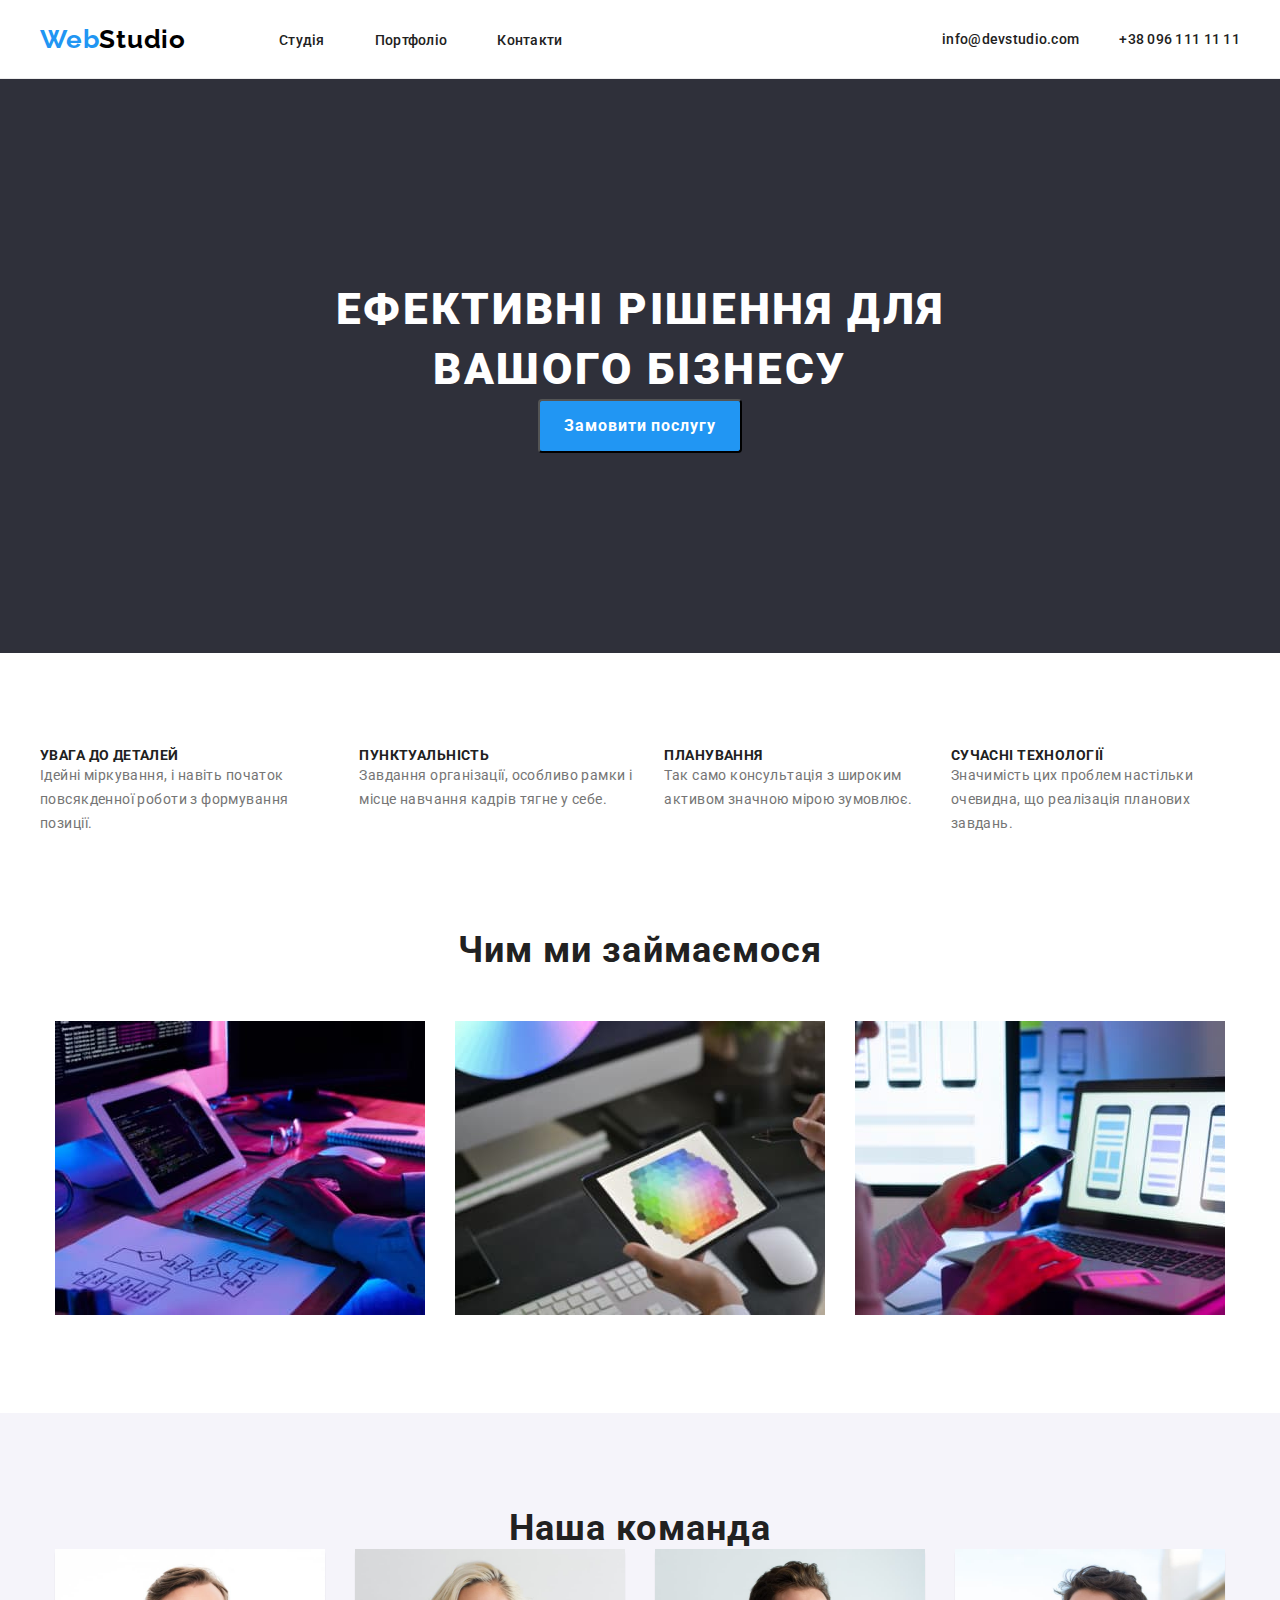
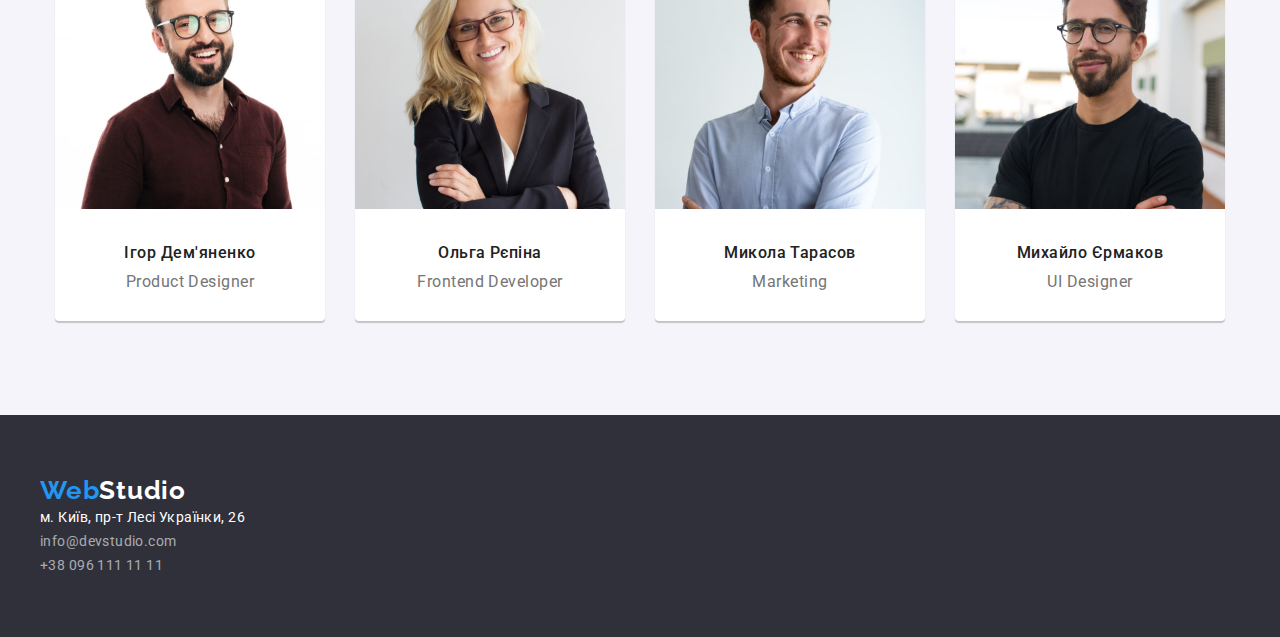
<file: index.html>
<!DOCTYPE html>
<html lang="en">
  <head>
    <meta charset="UTF-8" />
    <meta name="viewport" content="width=device-width, initial-scale=1.0" />
    <link rel="stylesheet" href="./css/style.css" />
    <link rel="preconnect" href="https://fonts.googleapis.com" />
    <link rel="preconnect" href="https://fonts.gstatic.com" crossorigin />
    <link
      href="https://fonts.googleapis.com/css2?family=Open+Sans:ital,wght@0,300..800;1,300..800&family=Raleway:ital,wght@0,100..900;1,100..900&family=Roboto:ital,wght@0,100;0,300;0,400;0,500;0,700;0,900;1,100;1,300;1,400;1,500;1,700;1,900&display=swap"
      rel="stylesheet"
    />
    <link
      href="https://fonts.googleapis.com/css2?family=Raleway:ital,wght@0,100..900;1,100..900&display=swap"
      rel="stylesheet"
    />
    <link
      rel="stylesheet"
      href="https://cdnjs.cloudflare.com/ajax/libs/modern-normalize/2.0.0/modern-normalize.min.css"
      integrity="sha512-4xo8blKMVCiXpTaLzQSLSw3KFOVPWhm/TRtuPVc4WG6kUgjH6J03IBuG7JZPkcWMxJ5huwaBpOpnwYElP/m6wg=="
      crossorigin="anonymous"
      referrerpolicy="no-referrer"
    />
    <title>Головна</title>
  </head>
  <body>
    <header class="header">
      <div class="header-container container">
        <a class="header-title link" href="./index.html"
          ><span class="bluepart">Web</span>Studio</a
        >
        <nav class="nav">
          <ul class="header-list">
            <li><a class="header-link link" href="#">Студія</a></li>
            <li>
              <a class="header-link link" href="./portfolio.html">Портфоліо</a>
            </li>
            <li><a class="header-link link" href="#">Контакти</a></li>
          </ul>
        </nav>
        <a class="header-link link" href="mailto:info@devstudio.com"
          >info@devstudio.com</a
        >
        <a class="header-link link" href="tel:+380961111111"
          >+38 096 111 11 11</a
        >
      </div>
    </header>
    <main>
      <section class="hero">
        <div class="hero-container container">
          <h1 class="hero-title">Ефективні рішення для вашого бізнесу</h1>
          <button type="button" class="hero-link link">
            <a href="#" target="_blank" rel="noopener noreferrer"
              >Замовити послугу</a
            >
          </button>
        </div>
      </section>

      <section class="about">
        <h2 hidden>Про нас</h2>
        <div class="container about-container">
          <ul class="about-list">
            <li class="about-item">
              <h3 class="about-item-title">УВАГА ДО ДЕТАЛЕЙ</h3>
              <p class="about-item-text">
                Ідейні міркування, і навіть початок повсякденної роботи з
                формування позиції.
              </p>
            </li>
            <li class="about-item">
              <h3 class="about-item-title">ПУНКТУАЛЬНІСТЬ</h3>
              <p class="about-item-text">
                Завдання організації, особливо рамки і місце навчання кадрів
                тягне у себе.
              </p>
            </li>
            <li class="about-item">
              <h3 class="about-item-title">ПЛАНУВАННЯ</h3>
              <p class="about-item-text">
                Так само консультація з широким активом значною мірою зумовлює.
              </p>
            </li>
            <li class="about-item">
              <h3 class="about-item-title">СУЧАСНІ ТЕХНОЛОГІЇ</h3>
              <p class="about-item-text">
                Значимість цих проблем настільки очевидна, що реалізація
                планових завдань.
              </p>
            </li>
          </ul>
        </div>
      </section>

      <section class="gallery">
        <h2 class="gallery-title">Чим ми займаємося</h2>
        <ul class="gallery-list">
          <li class="gallery-item">
            <img src="./imeges/img.jpg" width="370" height="294" alt="img1" />
          </li>
          <li class="gallery-item">
            <img src="./imeges/img2.jpg" width="370" height="294" alt="img2" />
          </li>
          <li class="gallery-item">
            <img src="./imeges/img3.jpg" width="370" height="294" alt="img3" />
          </li>
        </ul>
      </section>

      <section class="team">
        <h2 class="team-title">Наша команда</h2>
        <ul class="team-list">
          <li class="team-item">
            <img
              src="./imeges/prog1.jpg"
              width="270"
              height="260"
              alt="prog1"
            />
            <h3 class="team-item-title">Ігор Дем'яненко</h3>
            <p class="team-item-text">Product Designer</p>
          </li>
          <li class="team-item">
            <img
              src="./imeges/prog2.jpg"
              width="270"
              height="260"
              alt="prog2"
            />
            <h3 class="team-item-title">Ольга Рєпіна</h3>
            <p class="team-item-text">Frontend Developer</p>
          </li>
          <li class="team-item">
            <img
              src="./imeges/prog3.jpg"
              width="270"
              height="260"
              alt="prog3"
            />
            <h3 class="team-item-title">Микола Тарасов</h3>
            <p class="team-item-text">Marketing</p>
          </li>
          <li class="team-item">
            <img
              src="./imeges/prog4.jpg"
              width="270"
              height="260"
              alt="prog4"
            />
            <h3 class="team-item-title">Михайло Єрмаков</h3>
            <p class="team-item-text">UI Designer</p>
          </li>
        </ul>
      </section>
    </main>
    <footer class="footer">
      <div class="container footer-container">
        <a class="footer-title link" href="#"
          ><span class="bluepart">Web</span>Studio</a
        >
        <address>
          <ul class="footer-list">
            <li class="footer-item">
              <a
                class="address-link link address-link-white"
                href="https://maps.app.goo.gl/ymuCBUuVZbaut2gg9"
                target="_blank"
                rel="noopener noreferrer"
                >м. Київ, пр-т Лесі Українки, 26</a
              >
            </li>
            <li class="footer-item">
              <a class="address-link link" href="mailto:info@devstudio.com"
                >info@devstudio.com</a
              >
            </li>
            <li class="footer-item">
              <a class="address-link link" href="tel:+380961111111"
                >+38 096 111 11 11</a
              >
            </li>
          </ul>
        </address>
      </div>
    </footer>
  </body>
</html>
</file>
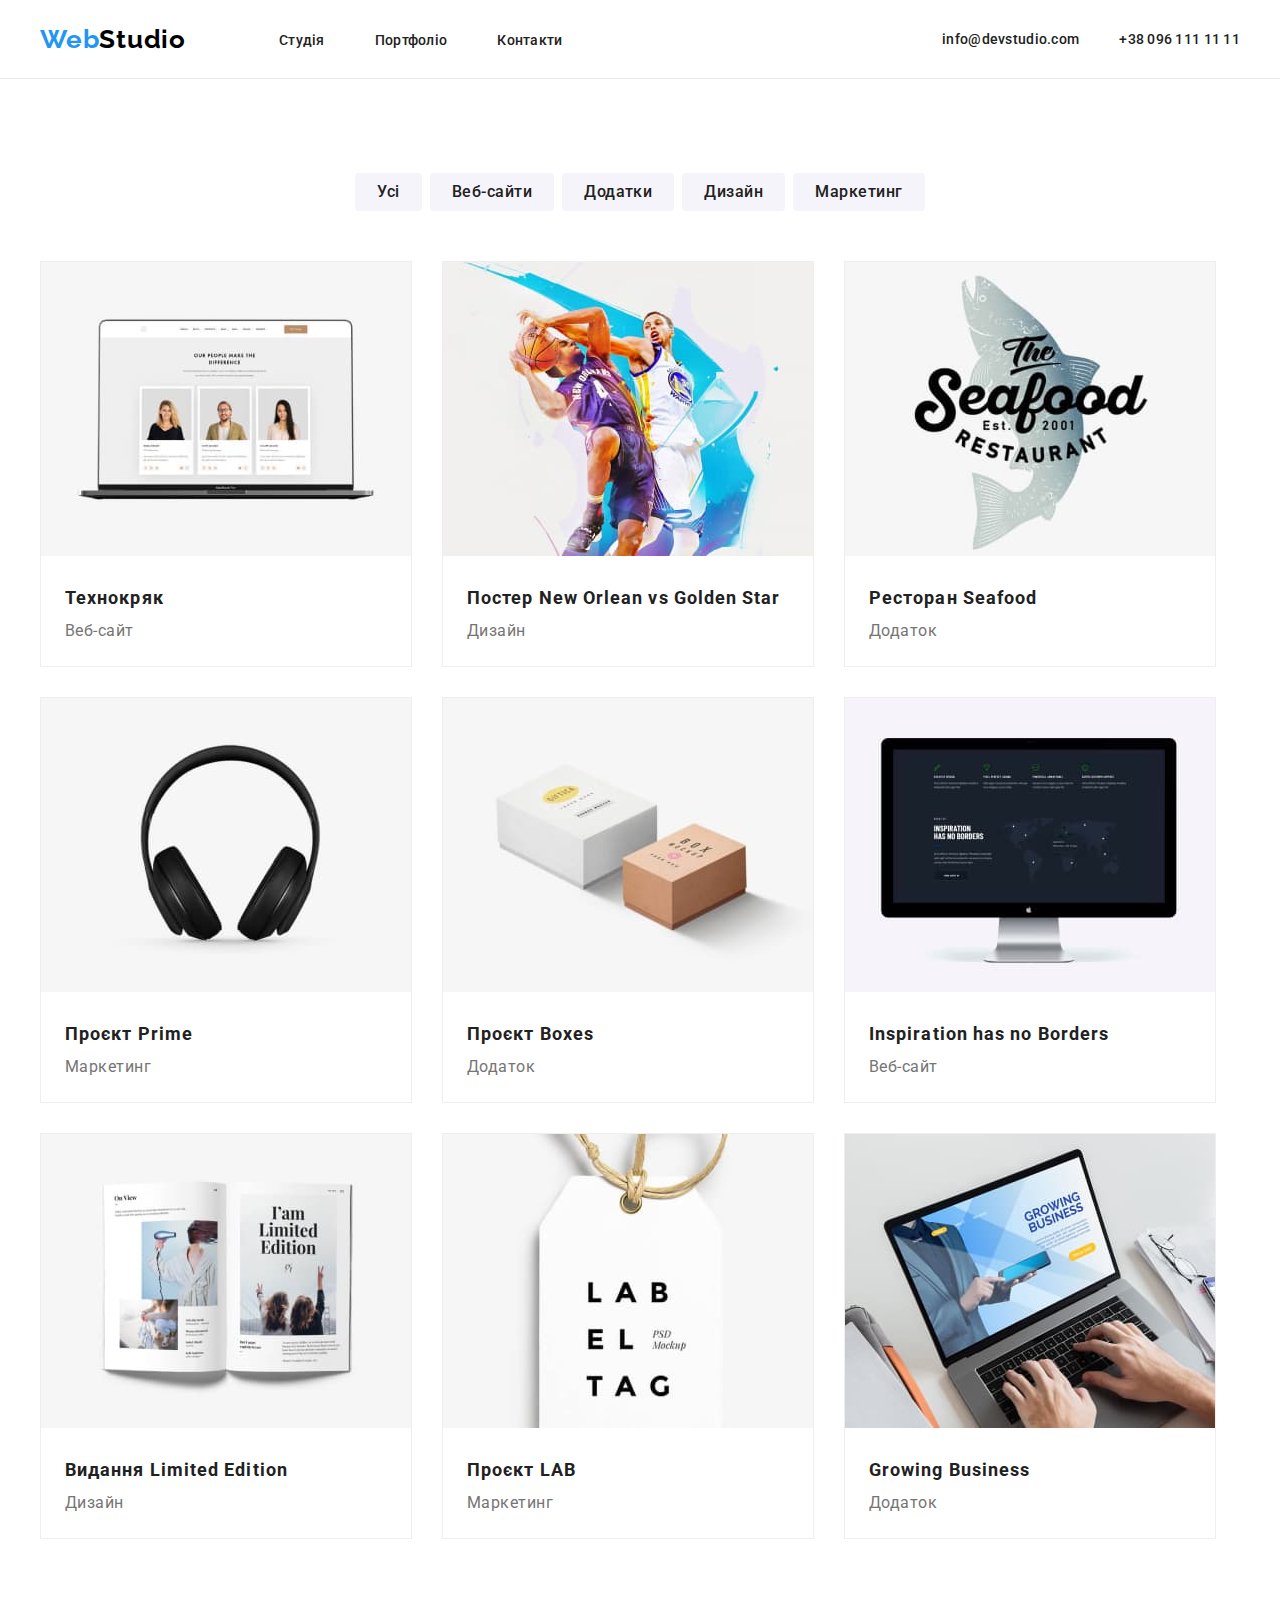
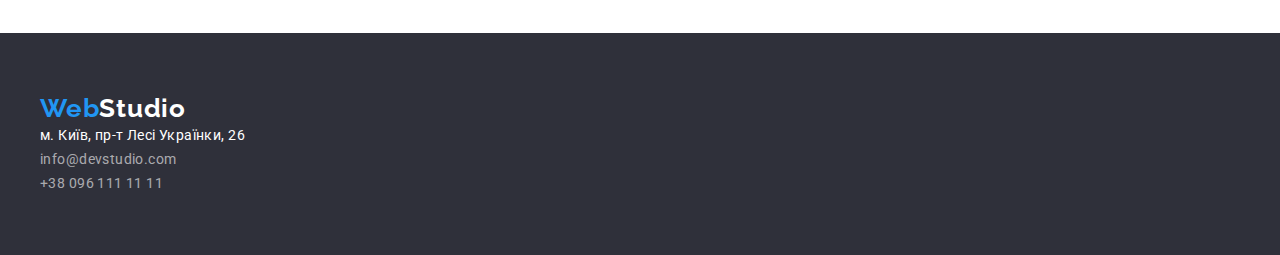
<file: portfolio.html>
<!DOCTYPE html>
<html lang="en">
  <head>
    <meta charset="UTF-8" />
    <meta name="viewport" content="width=device-width, initial-scale=1.0" />
    <link rel="stylesheet" href="./css/style.css" />
    <link rel="preconnect" href="https://fonts.googleapis.com" />
    <link rel="preconnect" href="https://fonts.gstatic.com" crossorigin />
    <link
      href="https://fonts.googleapis.com/css2?family=Open+Sans:ital,wght@0,300..800;1,300..800&family=Raleway:ital,wght@0,100..900;1,100..900&family=Roboto:ital,wght@0,100;0,300;0,400;0,500;0,700;0,900;1,100;1,300;1,400;1,500;1,700;1,900&display=swap"
      rel="stylesheet"
    />
    <link
      href="https://fonts.googleapis.com/css2?family=Raleway:ital,wght@0,100..900;1,100..900&display=swap"
      rel="stylesheet"
    />
    <title>Портфоліо</title>
  </head>
  <body>
    <header class="header">
      <div class="header-container container">
        <a class="header-title link" href="./index.html"
          ><span class="bluepart">Web</span>Studio</a
        >
        <nav class="nav">
          <ul class="header-list">
            <li><a class="header-link link" href="#">Студія</a></li>
            <li>
              <a class="header-link link" href="./portfolio.html">Портфоліо</a>
            </li>
            <li><a class="header-link link" href="#">Контакти</a></li>
          </ul>
        </nav>
        <a class="header-link link" href="mailto:info@devstudio.com"
          >info@devstudio.com</a
        >
        <a class="header-link link" href="tel:+380961111111"
          >+38 096 111 11 11</a
        >
      </div>
    </header>

    <main class="portfolio-main">
      <div class="container portfolio-buttons-container">
        <ul class="portfolio-buttons">
          <li><button class="button" type="button">Усі</button></li>
          <li><button class="button" type="button">Веб-сайти</button></li>
          <li><button class="button" type="button">Додатки</button></li>
          <li><button class="button" type="button">Дизайн</button></li>
          <li><button class="button" type="button">Маркетинг</button></li>
        </ul>
      </div>
      <section class="portfolio-gallery">
        <div class="container portfolio-container">
          <ul class="portfolio-gallery-list">
            <li class="portfolio-gallery-item">
              <img
                src="./imeges/technocrack.jpg"
                class="portfolio-gallery-img"
                alt=""
              />
              <div class="potfolio-gallery-item-content">
                <h2 class="portfolio-gallery-item-title">Технокряк</h2>
                <p class="portfolio-gallery-item-text">Веб-сайт</p>
              </div>
            </li>
            <li class="portfolio-gallery-item">
              <img
                src="./imeges/new-orleans.jpg"
                class="portfolio-gallery-img"
                alt=""
              />
              <div class="potfolio-gallery-item-content">
                <h2 class="portfolio-gallery-item-title">
                  Постер New Orlean vs Golden Star
                </h2>
                <p class="portfolio-gallery-item-text">Дизайн</p>
              </div>
            </li>
            <li class="portfolio-gallery-item">
              <img
                src="./imeges/seafood-restaurant.jpg"
                class="portfolio-gallery-img"
                alt=""
              />
              <div class="potfolio-gallery-item-content">
                <h2 class="portfolio-gallery-item-title">Ресторан Seafood</h2>
                <p class="portfolio-gallery-item-text">Додаток</p>
              </div>
            </li>
            <li class="portfolio-gallery-item">
              <img
                src="./imeges/project-prime.jpg"
                class="portfolio-gallery-img"
                alt=""
              />
              <div class="potfolio-gallery-item-content">
                <h2 class="portfolio-gallery-item-title">Проєкт Prime</h2>
                <p class="portfolio-gallery-item-text">Маркетинг</p>
              </div>
            </li>
            <li class="portfolio-gallery-item">
              <img
                src="./imeges/boxes-project.jpg"
                class="portfolio-gallery-img"
                alt=""
              />
              <div class="potfolio-gallery-item-content">
                <h2 class="portfolio-gallery-item-title">Проєкт Boxes</h2>
                <p class="portfolio-gallery-item-text">Додаток</p>
              </div>
            </li>
            <li class="portfolio-gallery-item">
              <img
                src="./imeges/inspiration-has-no-borders.jpg"
                class="portfolio-gallery-img"
                alt=""
              />
              <div class="potfolio-gallery-item-content">
                <h2 class="portfolio-gallery-item-title">
                  Inspiration has no Borders
                </h2>
                <p class="portfolio-gallery-item-text">Веб-сайт</p>
              </div>
            </li>
            <li class="portfolio-gallery-item">
              <img
                src="./imeges/edition-limited-edition.jpg"
                class="portfolio-gallery-img"
                alt=""
              />
              <div class="potfolio-gallery-item-content">
                <h2 class="portfolio-gallery-item-title">
                  Видання Limited Edition
                </h2>
                <p class="portfolio-gallery-item-text">Дизайн</p>
              </div>
            </li>
            <li class="portfolio-gallery-item">
              <img
                src="./imeges/lab-project.jpg"
                class="portfolio-gallery-img"
                alt=""
              />
              <div class="potfolio-gallery-item-content">
                <h2 class="portfolio-gallery-item-title">Проєкт LAB</h2>
                <p class="portfolio-gallery-item-text">Маркетинг</p>
              </div>
            </li>
            <li class="portfolio-gallery-item">
              <img
                src="./imeges/growing-business.jpg"
                class="portfolio-gallery-img"
                alt=""
              />
              <div class="potfolio-gallery-item-content">
                <h2 class="portfolio-gallery-item-title">Growing Business</h2>
                <p class="portfolio-gallery-item-text">Додаток</p>
              </div>
            </li>
          </ul>
        </div>
      </section>
    </main>

    <footer class="footer">
      <div class="container footer-container">
        <a class="footer-title link" href="#"
          ><span class="bluepart">Web</span>Studio</a
        >
        <address>
          <ul class="footer-list">
            <li class="footer-item">
              <a
                class="address-link link address-link-white"
                href="https://maps.app.goo.gl/ymuCBUuVZbaut2gg9"
                target="_blank"
                rel="noopener noreferrer"
                >м. Київ, пр-т Лесі Українки, 26</a
              >
            </li>
            <li class="footer-item">
              <a class="address-link link" href="mailto:info@devstudio.com"
                >info@devstudio.com</a
              >
            </li>
            <li class="footer-item">
              <a class="address-link link" href="tel:+380961111111"
                >+38 096 111 11 11</a
              >
            </li>
          </ul>
        </address>
      </div>
    </footer>
  </body>
</html>
</file>
<file: css/style.css>
* {
  font-family: "Roboto", sans-serif;
  margin: 0;
  padding: 0;
}
ul {
  list-style: none;
}
.link {
  text-decoration: none;
}
.container {
  margin: 0 auto;
  width: 1200px;
}
/* HEADER */

.header {
  border-bottom: 1px #ececec solid;
}
.header-container {
  display: flex;
  align-items: center;
  padding-top: 24px;
  padding-bottom: 24px;
}
.header-title {
  font-size: 26px;
  font-family: "Raleway", sans-serif;
  font-weight: 700;
  letter-spacing: 0.78px;
  color: black;
}
.header-list {
  display: flex;
  gap: 50px;
}
.bluepart {
  font-family: inherit;
  color: #2196f3;
}
.nav {
  margin-right: auto;
  margin-left: 93px;
}
.header-link {
  color: #212121;
  font-size: 14px;
  font-weight: 500;
  letter-spacing: 0.28px;
  margin-right: 40px;
}
.header-link:last-child {
  margin-right: 0;
}
.header-link:hover {
  color: #2196f3;
}

/* HERO */
.hero {
  background: #2f303a;
  padding: 200px;
}
.hero-container {
  text-align: center;
  width: 696px;
}
.hero-title {
  text-align: center;
  color: white;
  font-size: 44px;
  font-weight: 900;
  text-transform: uppercase;
  line-height: calc(60 / 44);
  letter-spacing: 2.64px;
}
.hero-link {
  text-align: center;
  color: white;
  background: #2196f3;
  padding: 10px 24px;
  border-radius: 4px;
}
.hero-link a {
  font-size: 16px;
  font-weight: 700;
  line-height: calc(30 / 16);
  letter-spacing: 0.96px;
  color: inherit;
  text-decoration: none;
}

/* ABOUT */

.about {
}
.about-list {
  display: flex;
  margin: 94px 0;
  gap: 30px;
}
.about-item {
}
.about-item-title {
  color: #212121;
  font-size: 14px;
  text-transform: uppercase;
  letter-spacing: 0.42px;
}
.about-item-text {
  color: #757575;
  font-size: 14px;
  line-height: calc(24 / 14);
  letter-spacing: 0.42px;
}

/* GALLERY */

.gallery {
  margin: 94px 0;
}
.gallery-title {
  text-align: center;
  color: #212121;
  font-size: 36px;
  letter-spacing: 1.08px;
}
.gallery-list {
  display: flex;
  justify-content: center;
  gap: 30px;
  margin-top: 50px;
}
.gallery-item {
}

/* TEAM */
.team {
  background-color: #f5f4fa;
  padding: 94px 0;
}
.team-title {
  text-align: center;
  color: #212121;
  font-size: 36px;
  letter-spacing: 1.08px;
}
.team-list {
  display: flex;
  justify-content: center;
  gap: 30px;
}
.team-item {
  background-color: white;
  border-radius: 4px;

  box-shadow: 0px 2px 1px rgba(0, 0, 0, 0.2);
}
.team-item-title {
  text-align: center;
  color: #212121;
  font-size: 16px;
  font-weight: 500;
  letter-spacing: 0.48px;
  margin-top: 30px;
}
.team-item-text {
  text-align: center;
  color: #757575;
  font-size: 16px;
  letter-spacing: 0.48px;
  margin-bottom: 30px;
  margin-top: 10px;
}

/* FOOTER */

.footer {
  background: #2f303a;
  padding: 60px 0;
}
.footer-title {
  color: white;
  font-size: 26px;
  font-weight: 700;
  letter-spacing: 0.78px;
  font-family: "Raleway", sans-serif;
}
.address-link {
  color: rgba(255, 255, 255, 0.6);
  font-size: 14px;
  line-height: calc(24 / 14);
  letter-spacing: 0.42px;
  font-style: normal;
}
.footer-list {
  margin-bottom: 0;
  padding: 0;
}
.address-link-white {
  color: white;
}
.footer-item {
}

/* PORTFOLIO */

.portfolio-main {
  padding: 94px 0;
}

/* BUTTON */

.buttons {
}
.button {
  text-align: center;
  color: #212121;
  font-size: 16px;
  font-weight: 500;
  line-height: calc(26 / 16);
  letter-spacing: 0.48px;
  border-radius: 4px;
  border: none;
  background-color: #f5f4fa;
  padding: 6px 22px;
}
.button:hover {
  background: #2196f3;
  color: white;
}
.portfolio-buttons-container {
  margin-bottom: 50px;
}
.portfolio-buttons {
  display: flex;
  justify-content: center;
  gap: 8px;
}
/* GALLERY */

.portfolio-container {
  display: flex;
  justify-content: center;
}
.portfolio-gallery {
}
.portfolio-gallery-list {
  padding: 0;
  display: flex;

  flex-wrap: wrap;
  gap: 30px;
}
.portfolio-gallery-item {
  background: white;
  border: 1px #eeeeee solid;
}
.portfolio-gallery-item-title {
  color: #212121;
  font-size: 18px;
  line-height: calc(36 / 18);
  letter-spacing: 1.08px;
}
.portfolio-gallery-item-text {
  color: #757575;
  font-size: 16px;
  line-height: calc(30 / 16);
  letter-spacing: 0.48px;
}
.potfolio-gallery-item-content {
  padding: 20px 24px;
}
.portfolio-gallery-img {
  width: 370px;
  height: 294px;
}
</file>
